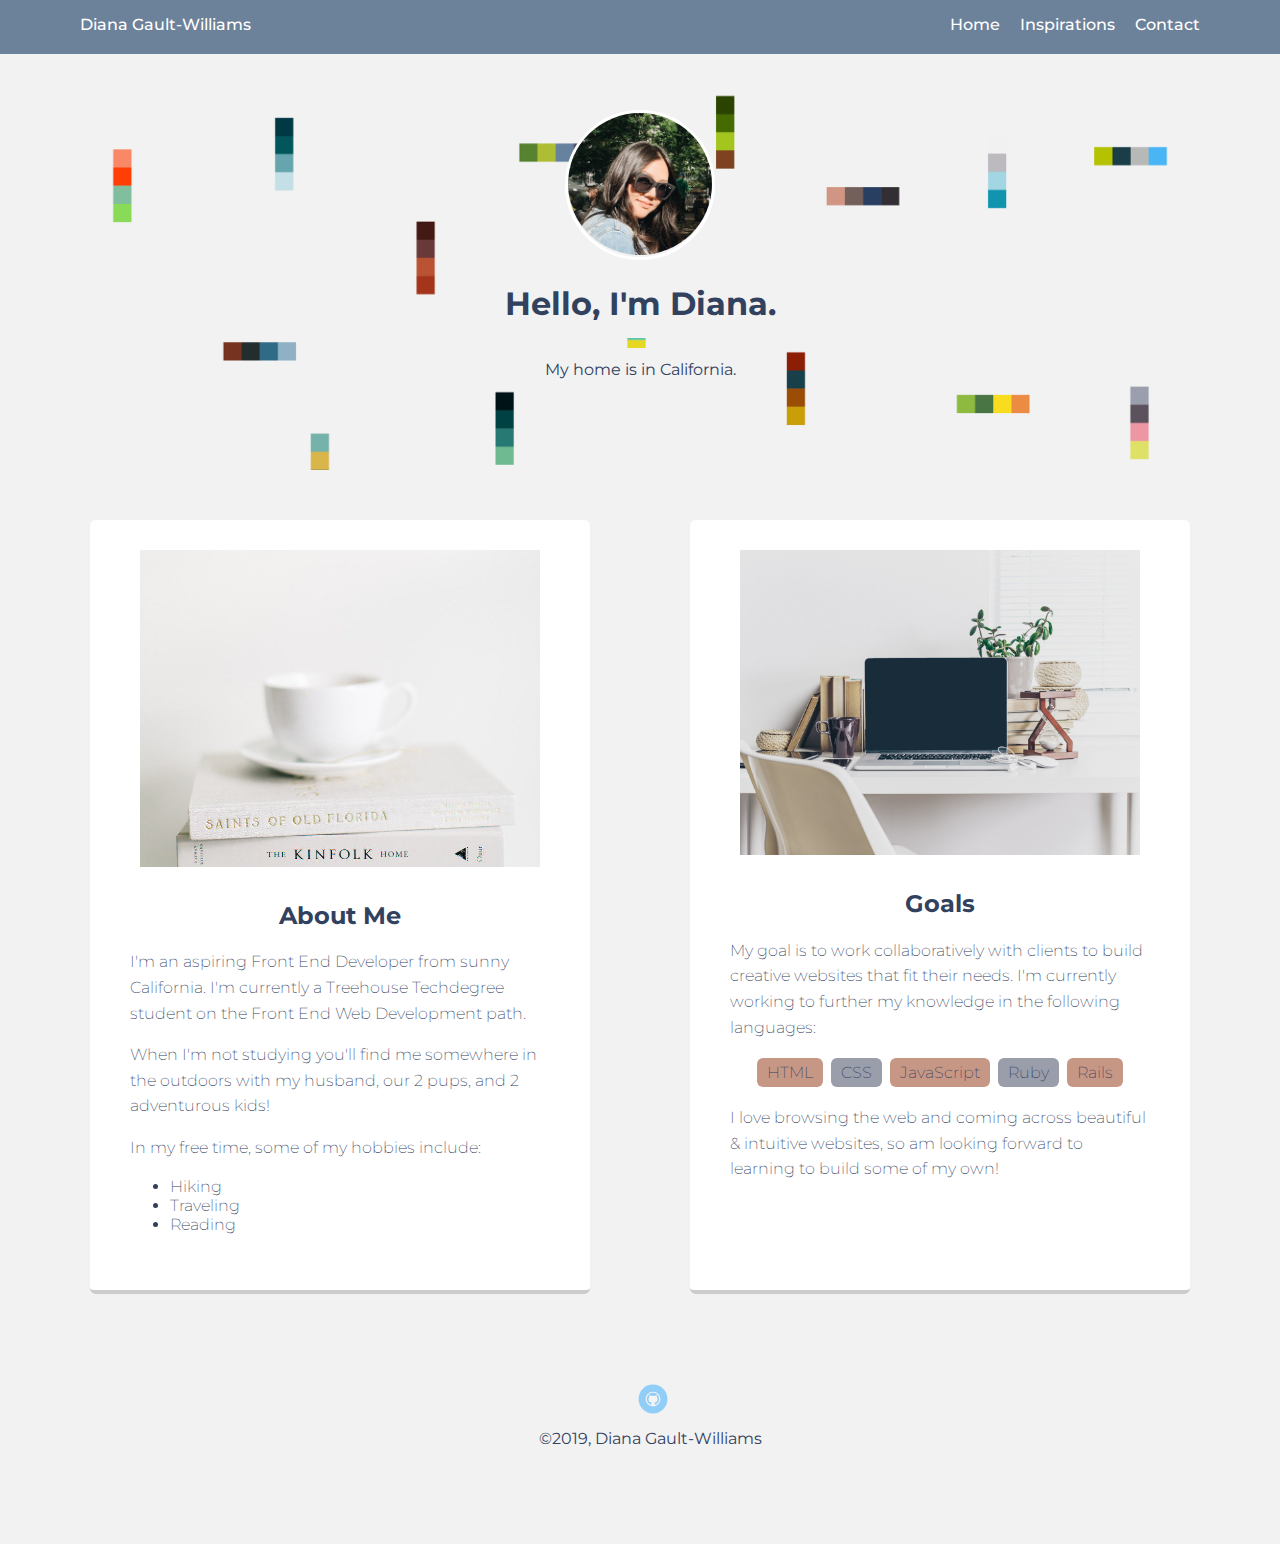
<file: portfolio_update_v1/index.html>
<!doctype html>
<html lang="en">
<head>
  <meta charset="utf-8">
  <title>Diana Gault-Williams' Profile</title>
  <meta name="viewport" content="width=device-width, initial-scale=1.0">
  <link rel="stylesheet" href="styles.css">
  <link href="https://fonts.googleapis.com/css?family=Montserrat&display=swap" rel="stylesheet">
</head>

<body>

  <nav class="main-nav">
    <ul class="nav">
      <li class="name">Diana Gault-Williams</li>
      <li><a href="index.html">Home</a></li>
      <li><a href="inspirations.html">Inspirations</a></li>
      <li><a href="contact.html">Contact</a></li>
    </ul>
  </nav>

  <header>
    <div class="profile-image">
      <img src="images/myprofile.jpg" alt="Diana's profile picture">
    </div>
    <h1 class="tag name">Hello, I'm Diana.</h1>
      <p class="tag location">My home is in California.</p>
  </header>

  <main class="flex">
    <section class="card">
      <img src="images/coffeebooks.jpg" alt="Coffee and books" class="card-img">
      <h2>About Me</h2>
        <p>I'm an aspiring Front End Developer from sunny California. I'm currently a Treehouse Techdegree student on the Front End Web Development path.</p>
        <p>When I'm not studying you'll find me somewhere in the outdoors with my husband, our 2 pups, and 2 adventurous kids!</p>
        <p>In my free time, some of my hobbies include:</p>
      <ul>
        <li>Hiking</li>
        <li>Traveling</li>
        <li>Reading</li>
      </ul>
    </section> 

    <section class="card">
      <img src="images/workdesk.jpg" alt="Desk with laptop" class="card-img">
      <h2>Goals</h2>
        <p>My goal is to work collaboratively with clients to build creative websites that fit their needs. I'm currently working to further my knowledge in the following languages: </p>
      <ul class="skills">
        <li>HTML</li>
        <li>CSS</li>
        <li>JavaScript</li>
        <li>Ruby</li>
        <li>Rails</li>
      </ul>
        <p>I love browsing the web and coming across beautiful & intuitive websites, so am looking forward to learning to build some of my own!</p>
    </section> 
  </main>

  <footer>
    <ul>
      <li><a href="https://github.com/dianaseul" target="blank" class="social github">Github</a></li>
    </ul>
      <p class="copyright">&copy;2019, Diana Gault-Williams</p>
  </footer>
  
</body>
</html>
</file>
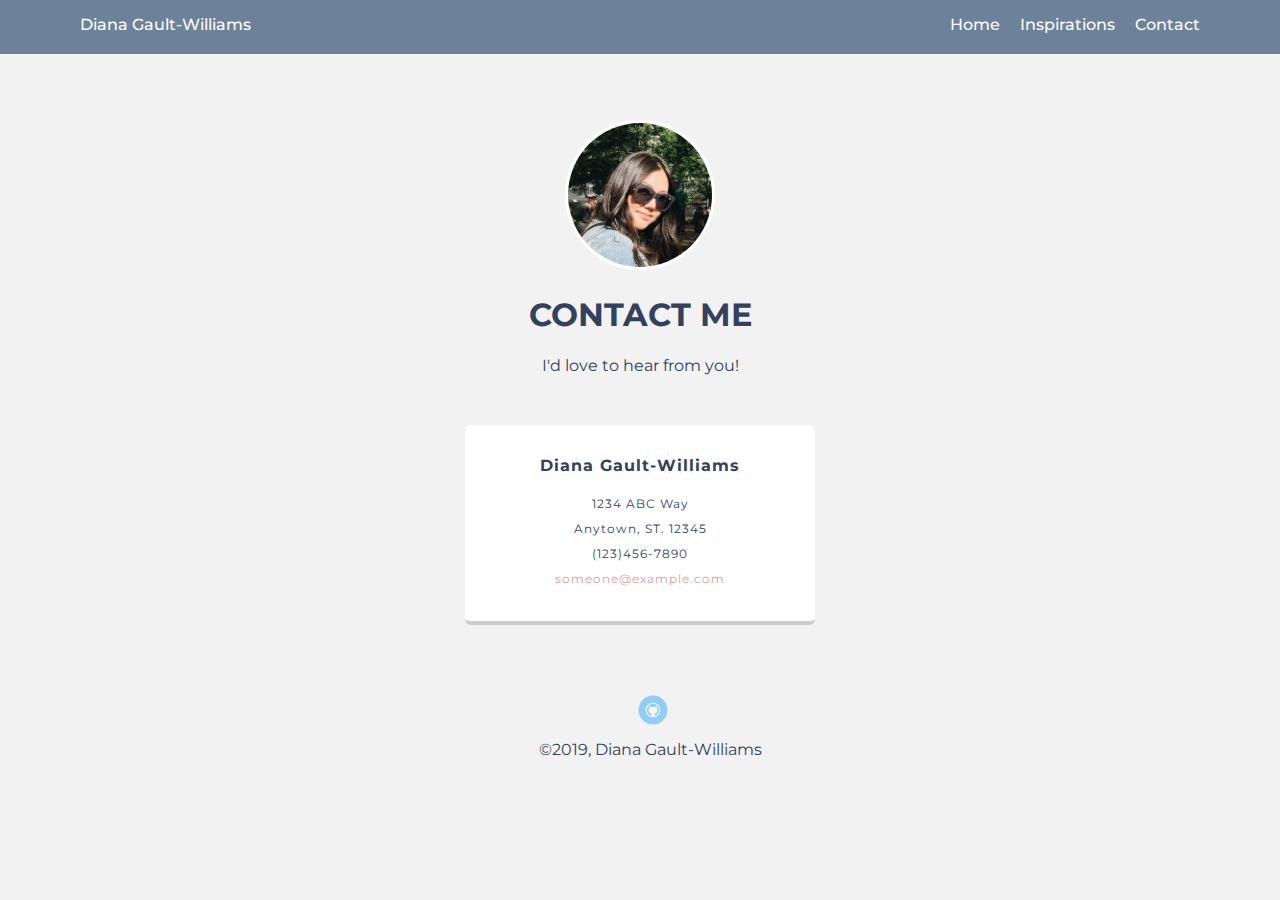
<file: portfolio_update_v1/contact.html>
<!doctype html>
<html lang="en">

<head>

  <meta charset="utf-8">
  <title>Diana Gault-Williams' Profile</title>
  <meta name="viewport" content="width=device-width, initial-scale=1.0">
  <link rel="stylesheet" href="styles.css">
  <link href="https://fonts.googleapis.com/css?family=Montserrat&display=swap" rel="stylesheet">

</head>

<body>

  <nav class="main-nav">
    <ul class="nav">
      <li class="name">Diana Gault-Williams</li>
      <li><a href="index.html">Home</a></li>
      <li><a href="inspirations.html">Inspirations</a></li>
      <li><a href="contact.html">Contact</a></li>
    </ul>
  </nav>

  <section class="contact-pg">
    <img src="images/myprofile.jpg" alt="Diana's profile picture"> 
    <h1>CONTACT ME</h1>
    <p>I'd love to hear from you!</p>
     <div class="contact-info">
        <h4>Diana Gault-Williams</h4>
        <p>1234 ABC Way</p>
        <p>Anytown, ST. 12345</p>
        <p>(123)456-7890</p>
        <p><a href="mailto:someone@example.com?Subject">someone@example.com</a></p>
     </div>
  </section>

  <footer>
    <ul>
      <li><a href="https://github.com/dianaseul" target="blank" class="social github">Github</a></li>
    </ul>
    <p class="copyright">&copy;2019, Diana Gault-Williams</p>
  </footer>

</body>
</html>
</file>
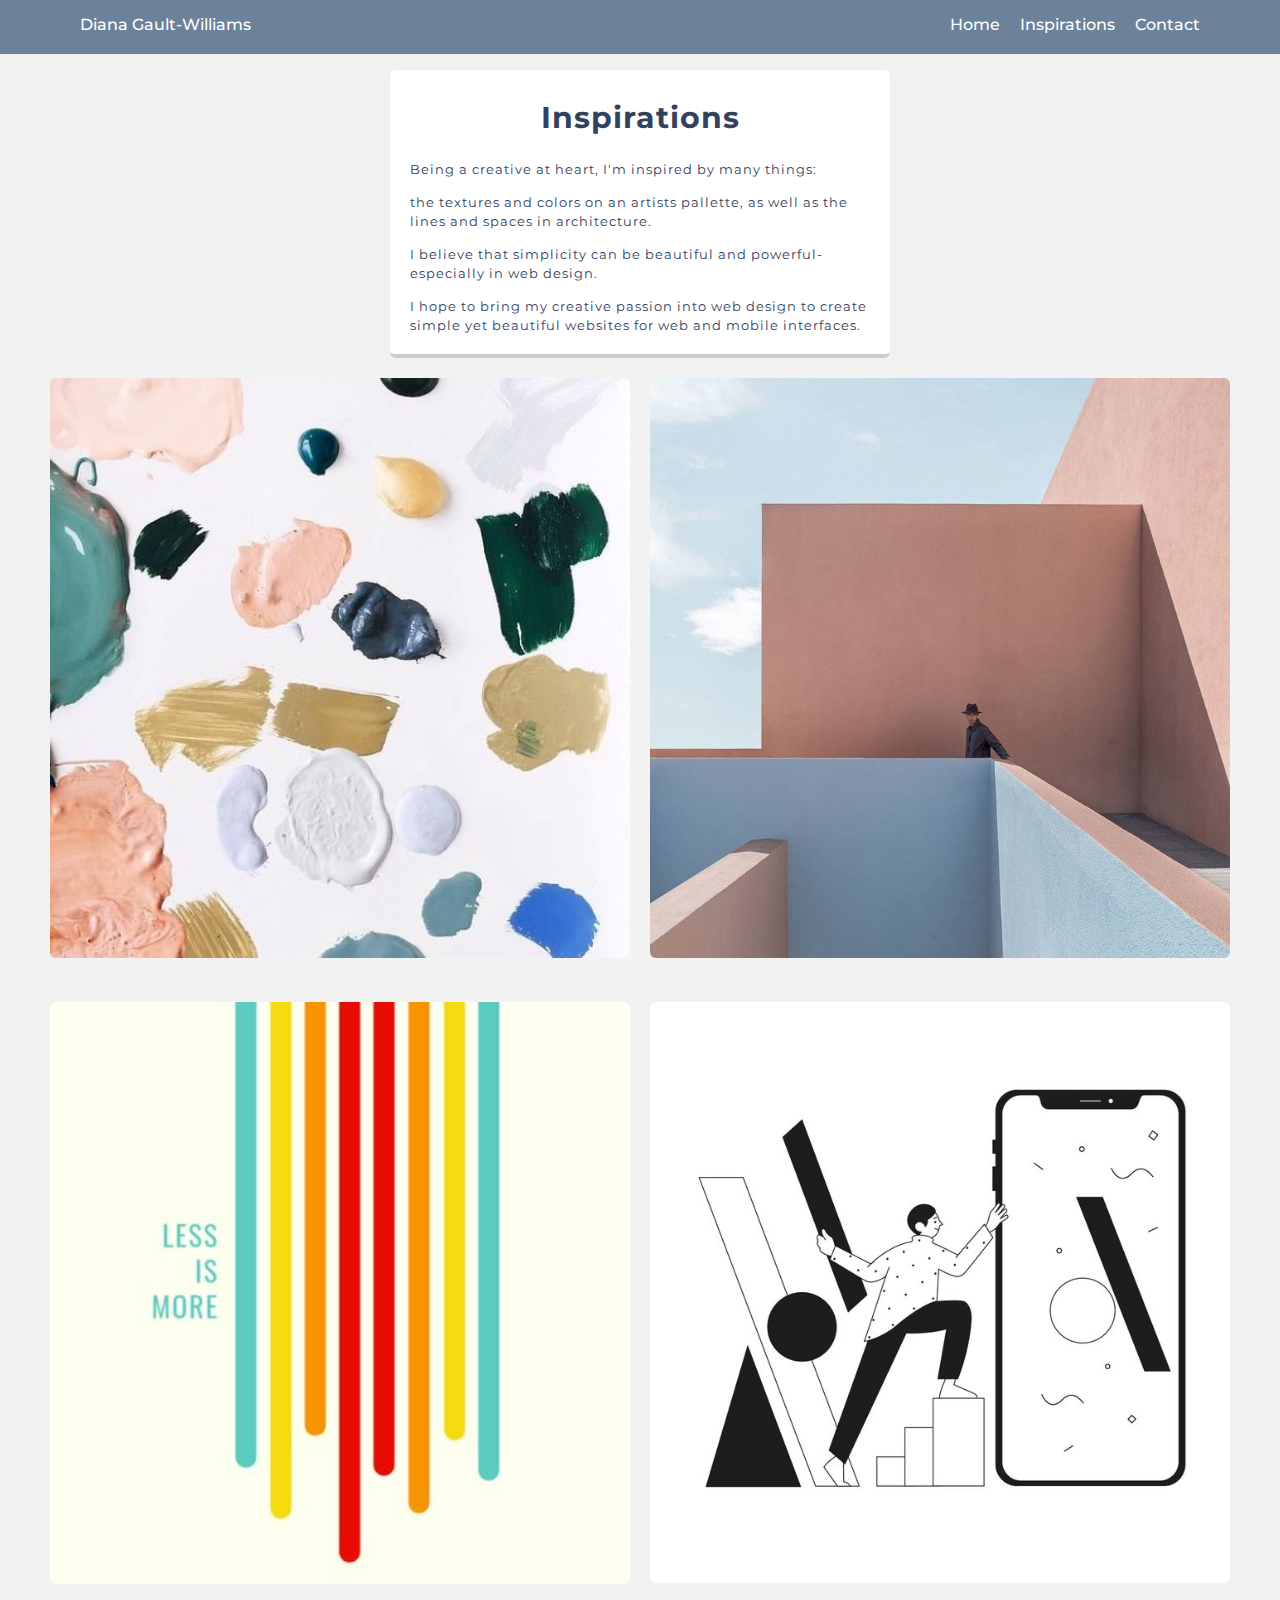
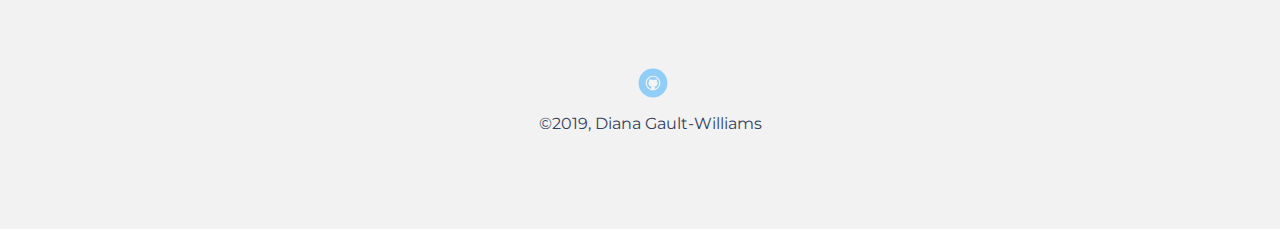
<file: portfolio_update_v1/inspirations.html>
<!doctype html>
<html lang="en">

<head>

  <meta charset="utf-8">
  <title>Diana Gault-Williams' Profile</title>
  <meta name="viewport" content="width=device-width, initial-scale=1.0">
  <link rel="stylesheet" href="styles.css">
  <link href="https://fonts.googleapis.com/css?family=Montserrat&display=swap" rel="stylesheet">

</head>

<body>

  <nav class="main-nav">
    <ul class="nav">
      <li class="name">Diana Gault-Williams</li>
      <li><a href="index.html">Home</a></li>
      <li><a href="inspirations.html">Inspirations</a></li>
      <li><a href="contact.html">Contact</a></li>
    </ul>
  </nav>

  <section class="insp-top"> 
    <div class="insp-desc">
    <h1>Inspirations</h1>
     <p>Being a creative at heart, I'm inspired by many things:</p>
     <p>the textures and colors on an artists pallette, as well as the lines and spaces in architecture.</p> 
     <p>I believe that simplicity can be beautiful and powerful- especially in web design.</p>
     <p>I hope to bring my creative passion into web design to create simple yet beautiful websites for web and mobile interfaces.</p>
    </div>
  </section>

  <section class="main-insp">
    <div class="insp-photo">
      <img src="images/color-combos.jpg" alt="paint pallette">
    </div>
    <div class="insp-photo">
      <img src="images/colors-and-lines.jpg" alt="architechture">
    </div>
    <div class="insp-photo">
      <img src="images/less-is-more.jpg" alt="bold type">
    </div> 
    <div class="insp-photo">
      <img src="images/mobile-illustration.jpg" alt="mobile-design">
    </div>
  </section>

  <footer>
    <ul>
      <li><a href="https://github.com/dianaseul" target="blank" class="social github">Github</a></li>
    </ul>
    <p class="copyright">&copy;2019, Diana Gault-Williams</p>
  </footer>
  
</body>
</html>
</file>
<file: portfolio_update_v1/styles.css>
/* Global Layout Set-up */
* { 
  box-sizing: border-box;
}
  
body {
  margin: 0;
  padding: 0;
  text-align: center;
  font-family: 'Montserrat', sans-serif;
  color: rgb(49,65,94);
  background: rgb(242,242,242);
}
/* Link Styles */

a {
  text-decoration: none;
  color: #fff;
}
a:hover {
  color: rgb(199,151,133);
}

/* Section Styles */

.main-nav {
  width: 100%;
  background: rgb(108,129,154);
  min-height: 30px;
  padding: 10px;
  position: fixed;
  text-align: center;
}
.nav {
  display: flex;
  justify-content: space-around;
  font-weight: 500;
  list-style-type: none;
  margin: 0 auto;
  padding: 0;
}

.nav .name {
    display: block;
    margin-right: auto;
    color: white;
}
.nav li {
  padding: 5px 10px 10px 10px;
}
.nav a {
  transition: all .5s;
}
.nav a:hover {
  color: rgb(199,151,133);
}

header {
  text-align: center;
  background: url('images/background.png') no-repeat top center ;
  background-size: cover;
  overflow: hidden;
  padding-top: 60px;
}
header {
  line-height: 1.5;
}
header .profile-image {
  position: relative;
  margin: 50px auto 0;
  width: 150px;
  height: 150px;
  border-radius: 50%;
  border: 3px solid white;
  transition: 1s all;
}

header .profile-image img {
  position: relative;
  width: 100%;
  border-radius: 50%;
  z-index: 1;
}

header .profile-image:hover {
  transform: scale(1.2) rotate(7deg);
}

header .profile-image:hover:before, header .profile-image:hover:after {
  display: block;
  content: '';
  position: absolute;
  width: 150px;
  height: 150px;
  background: rgb(224,153,164);
  border-radius: 75px;
  animation: 1s clockwise infinite;
}

header .profile-image:hover:after {
  background: rgb(49,65,94);
  animation: 2s counterclockwise infinite;
}

@keyframes clockwise {
  0% {
    top: -5px;
    left: 0;
  }
  12% {
    top: -2px;
    left: 2px;
  }
  25% {
    top: 0;
    left: 5px;    
  }
  37% {
    top: 2px;
    left: 2px;
  }
  50% {
    top: 5px;
    left: 0;    
  }
  62% {
    top: 2px;
    left: -2px;
  }
  75% {
    top: 0;
    left: -5px;
  }
  87% {
    top: -2px;
    left: -2px;
  }
  100% {
    top: -5px;
    left: 0;    
  }
}

@keyframes counterclockwise {
  0% {
    top: -5px;
    right: 0;
  }
  12% {
    top: -2px;
    right: 2px;
  }
  25% {
    top: 0;
    right: 5px;    
  }
  37% {
    top: 2px;
    right: 2px;
  }
  50% {
    top: 5px;
    right: 0;    
  }
  62% {
    top: 2px;
    right: -2px;
  }
  75% {
    top: 0;
    right: -5px;
  }
  87% {
    top: -2px;
    right: -2px;
  }
  100% {
    top: -5px;
    right: 0;    
  }
}

.tag {
  background: rgb(242,242,242);
  color: rgb(49,65,94);
  padding: 10px;
  border-radius: 5px;
  display: table;
  margin: 10px auto;
} 
.location {
  background: rgb(242,242,242);
  color: rgb(49,65,94);
}

.card-img {
  margin: auto;
  padding: 10px;
  width: 100%;
  border-radius: 6px;
}

.card h2 {
  text-align: center;
  }

.card {
  margin: 30px auto;
  padding: 20px 40px 40px;
  max-width: 500px;
  text-align: left;
  font-weight: 200;
  color: rgb(49,65,94);
  background: #fff;
  border-bottom: 4px solid #ccc;
  border-radius: 6px;
  transition: all .5s;
}
.card:hover {
  border-color: rgb(224,153,164);
}

ul.skills {
  padding: 0;
  text-align: center;
}

.skills li {
  border-radius: 6px;
  display: inline-block;
  background: rgb(154,157,170);
  color: rgb(49,65,94);
  padding: 5px 10px;
  margin: 2px;
}

.skills li:nth-child(odd) {
  background: rgb(199,151,133);
}

footer {
  width: 100%;
  min-height: 30px;
  padding: 20px 0 40px 20px;
}

footer .copyright {
  top: -8px;
  font-size: .75em;
  color: rgb(49,65,94);
}

footer ul {
  list-style-type: none;
  margin: 0;
  padding: 0;
}

footer ul li {
  display: inline-block;
}

a.social {
  display: inline-block;
  text-indent: -9999px;
  margin-left: 5px;
  width: 30px;
  height: 30px;
  background-size: 30px 30px;
  opacity: .4;
  transition: all .5s;
}

a.github {
  background-image: url(images/github.svg);
}
a.social:hover {
  opacity: 1;
}
.clearfix {
  clear: both;
}

/* Inspirations Page */

.insp-top {
  padding-top: 70px;
}

.insp-top h1 {
  text-align: center;
  font-size: 30px;
}

.insp-desc {
  margin: 0 auto;
  text-align: left;
  font-size: 13px;
  line-height: 1.5;
  padding: 5px 20px;
  width: 500px;
  letter-spacing: 1px;
  background: #fff;
  border-bottom: 4px solid #ccc;
  border-radius: 6px;
  transition: all .5s;
}

.insp-desc:hover {
  border-color: rgb(224,153,164);
}

.main-insp {
  display: flex;
  flex-wrap: wrap;
  margin: 0 auto 10px;
  max-width: 1200px;
}

.main-insp .insp-photo {
 width: 100%;
}

.main-insp img {
 width: calc(100% - (10px * 2));
 margin: 20px auto;
 border-radius: 6px;
}

/* Contact Page */

.contact-pg {
  padding-top: 70px;
}

.contact-pg img {
  position: relative;
  margin: 50px auto 0;
  width: 150px;
  height: 150px;
  border-radius: 50%;
  border: 3px solid white;
}

.contact-pg p {
  margin: 10px;
}

.contact-info {
  margin: 50px auto;
  padding-top: 10px;
  width: 350px;
  height: 200px;
  text-align: center;
  letter-spacing: 1px;
  background: #fff;
  border-bottom: 4px solid #ccc;
  border-radius: 6px;
  transition: all .5s;
}

.contact-info:hover {
  border-color: rgb(224,153,164);
}

.contact-info p {
  margin: 10px;
  padding: 0;
  font-size: 12px;
}

.contact-info a {
  color: rgb(224,153,164);
}

/* Styles for larger screens */
@media screen and (min-width: 720px) {
  
  .flex {
      display: -ms-flexbox;      /* TWEENER - IE 10 */
      display: flex; 
      max-width: 1200px;
      -ms-flex-pack: distribute;
      justify-content: space-around;
      margin: 0 auto;
  }

  header {
    min-height: 470px;
  }

  .nav {
    max-width: 1200px;
    padding: 0 30px;
  }


  main {
    padding-top: 20px;
  }

  main p {
    line-height: 1.6em;
  }

  .card {
    margin: 30px;
  }

  footer {
    font-size: 1.3em;
    max-width: 1200px;
    margin: 40px auto;
  }

  .main-insp .insp-photo {
    width: 50%;
   }

}
</file>
